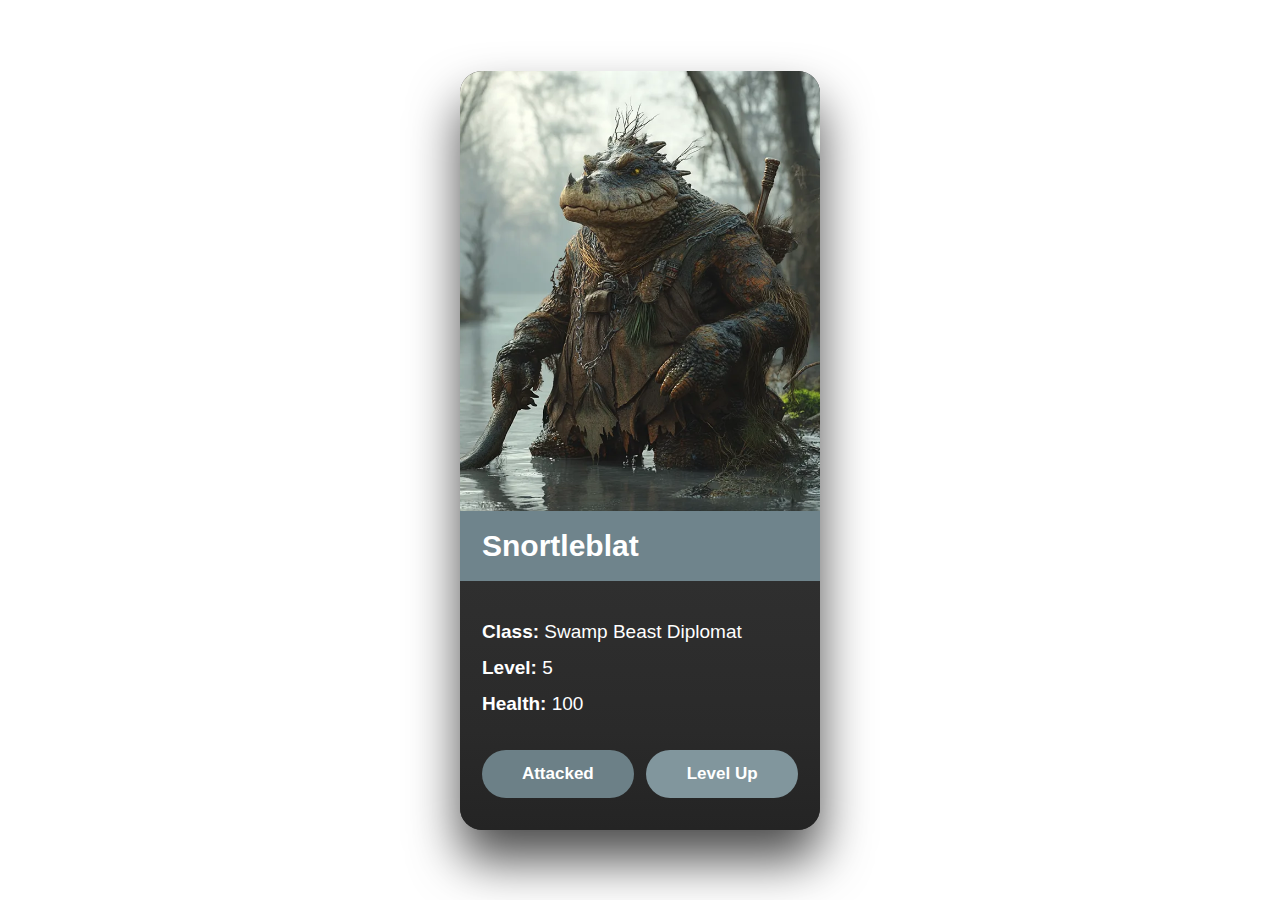
<file: charactercard/index.html>
<!DOCTYPE html>
<html lang="en">
<head>
    <meta charset="UTF-8">
    <title>Snortleblat Character Card</title>
    <meta name="viewport" content="width=device-width, initial-scale=1.0">

    <meta property="og:type" content="website">
    <meta property="og:title" content="Snortleblat - Swamp Beast Diplomat">
    <meta property="og:description" content="Meet Snortleblat, a Level 5 Swamp Beast Diplomat. Attack or level up!">
    <meta property="og:url" content="https://yourwebsite.com/charactercard">
    <meta property="og:image" content="https://yourwebsite.com/images/snortleblat.png">

    <meta name="twitter:card" content="summary_large_image">
    <meta name="twitter:title" content="Snortleblat - Swamp Beast Diplomat">
    <meta name="twitter:description" content="A fantasy character card with interactive attack and level up features.">
    <meta name="twitter:image" content="https://yourwebsite.com/images/snortleblat.png">

    <link rel="icon" href="images/favicon.png">

    <link rel="apple-touch-icon" href="images/apple-touch-icon.png">

    <link rel="stylesheet" href="style.css">
    <script src="script.js"></script>
</head>
<body>

<div class="card">
    <img id="char-image" src="images/snortleblat.png" alt="Snortleblat">

    <div class="name-bar">
        <h1 id="name">Snortleblat</h1>
    </div>

    <div class="card-content">
        <p><strong>Class:</strong> <span id="class">Swamp Beast Diplomat</span></p>
        <p><strong>Level:</strong> <span id="level">5</span></p>
        <p><strong>Health:</strong> <span id="health">100</span></p>

        <div class="buttons">
            <button onclick="character.attacked()">Attacked</button>
            <button onclick="character.levelUp()">Level Up</button>
        </div>
    </div>
</div>

</body>
</html>
</file>
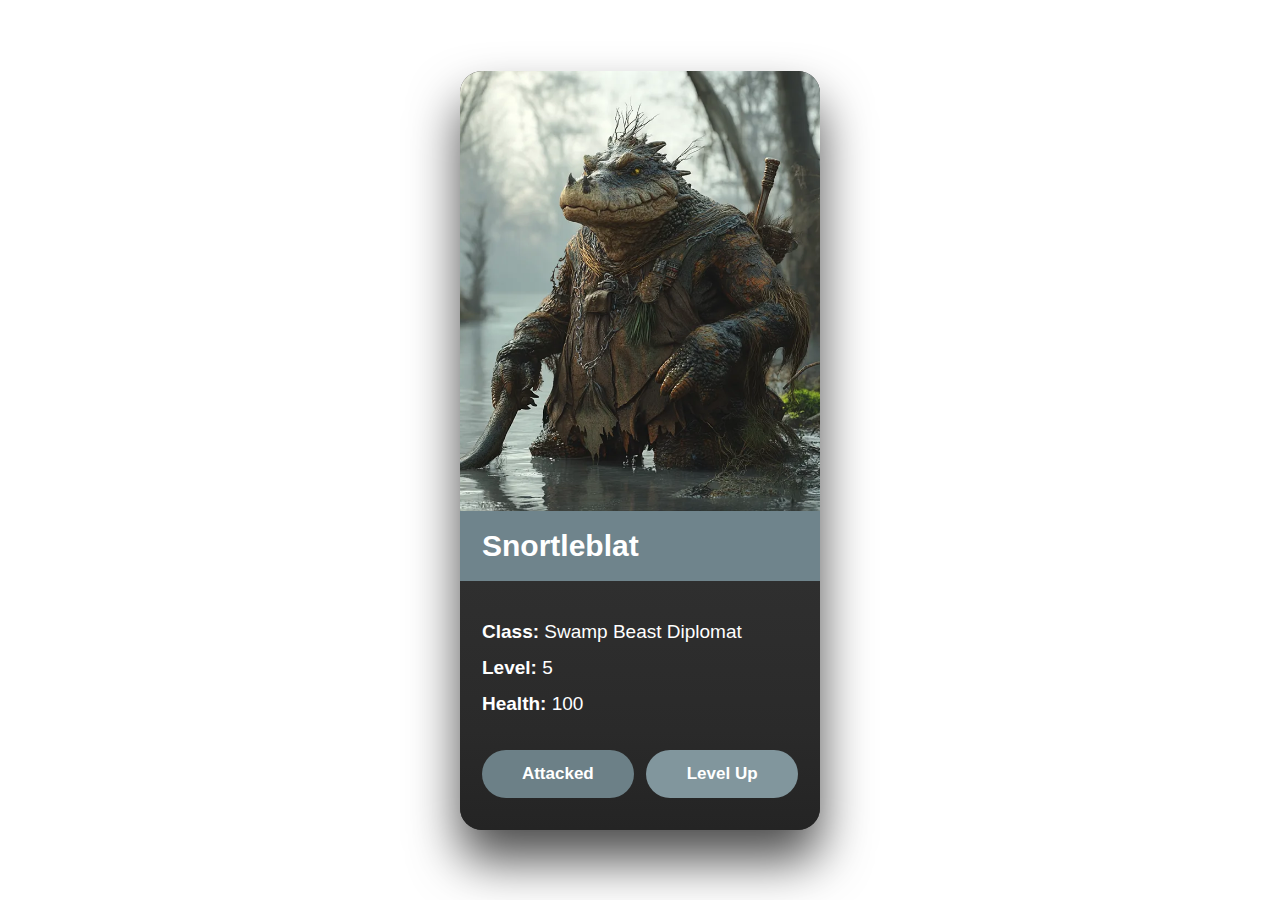
<file: charactercard/charactercard.html>
<!DOCTYPE html>
<html lang="en">
<head>
    <meta charset="UTF-8">
    <title>Character Card</title>
    <meta name="viewport" content="width=device-width, initial-scale=1.0">

    <meta property="og:type" content="website">
    <meta property="og:title" content="Snortleblat - Swamp Beast Diplomat">
    <meta property="og:description" content="Meet Snortleblat, a Level 5 Swamp Beast Diplomat. Attack or level up!">
    <meta property="og:url" content="https://yourwebsite.com/charactercard">
    <meta property="og:image" content="https://yourwebsite.com/images/snortleblat.png">

    <meta name="twitter:card" content="summary_large_image">
    <meta name="twitter:title" content="Snortleblat - Swamp Beast Diplomat">
    <meta name="twitter:description" content="A fantasy character card with interactive attack and level up features.">
    <meta name="twitter:image" content="https://yourwebsite.com/images/snortleblat.png">

    <link rel="icon" href="images/favicon.png">

    <link rel="apple-touch-icon" href="images/apple-touch-icon.png">

    <link rel="stylesheet" href="charactercard.css">
    <script src="charactercard.js"></script>
</head>
<body>

<div class="card">
    <img id="char-image" src="images/snortleblat.png" alt="Snortleblat">

    <div class="name-bar">
        <h1 id="name">Snortleblat</h1>
    </div>

    <div class="card-content">
        <p><strong>Class:</strong> <span id="class">Swamp Beast Diplomat</span></p>
        <p><strong>Level:</strong> <span id="level">5</span></p>
        <p><strong>Health:</strong> <span id="health">100</span></p>

        <div class="buttons">
            <button onclick="character.attacked()">Attacked</button>
            <button onclick="character.levelUp()">Level Up</button>
        </div>
    </div>
</div>

</body>
</html>
</file>
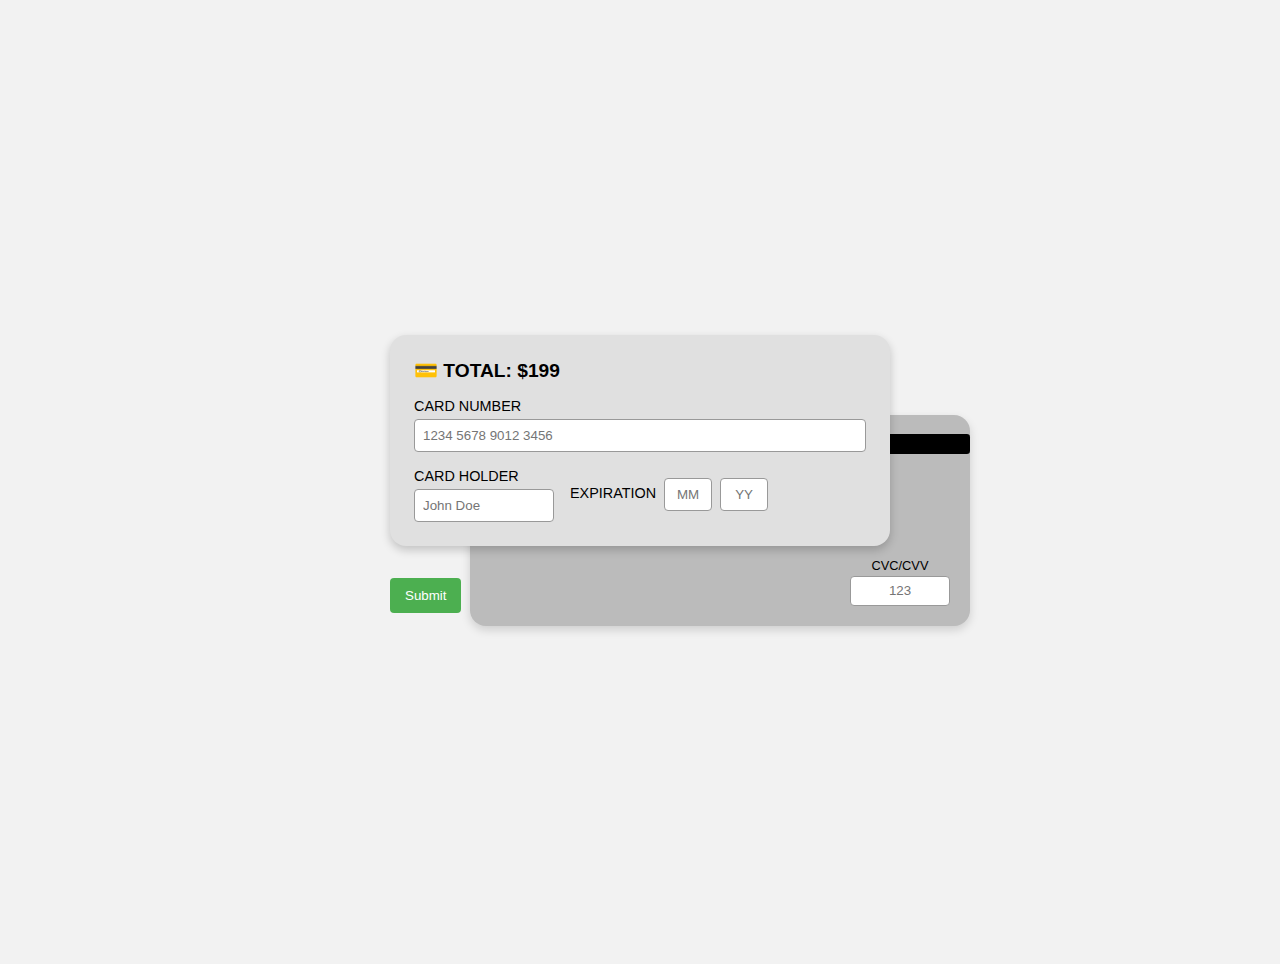
<file: creditcard/creditcard.html>
<!DOCTYPE html>
<html lang="en">
  <head>
    <meta charset="UTF-8" />
    <meta name="viewport" content="width=device-width, initial-scale=1.0" />
    <title>Credit Card Form</title>
    <link rel="icon" href="favicon.png">
    <link rel="stylesheet" href="creditcard.css"/>
    <script src="creditcard.js" defer></script>
  </head>
  <body>
    <main>
      <div class="card-container">
        <form id="cardForm" novalidate>
          <div class="card-front">
            <div class="card-grid">
              <div class="total">💳 TOTAL: $199</div>
              <div class="card-number">
                <label for="cardNumber">CARD NUMBER</label>
                <input type="text" id="cardNumber" name="cardNumber" maxlength="19" placeholder="1234 5678 9012 3456" required>
              </div>
              <div class="card-holder">
                <label for="cardHolder">CARD HOLDER</label>
                <input type="text" id="cardHolder" name="cardHolder" placeholder="John Doe" required>
              </div>
              <div class="expiration" id="cardExpiration">
                <label id="expirationDate">EXPIRATION</label>
                <input type="text" id="month" name="expMonth" placeholder="MM" aria-labelledby="expirationDate" maxlength="2" required>
                <input type="text" id="year" name="expYear" placeholder="YY" aria-labelledby="expirationDate" maxlength="2" required>
              </div>
            </div>
          </div>
        </form>

        <div class="card-back">
          <div class="cvc-box">
            <label for="cvc">CVC/CVV</label>
            <input type="text" id="cvc" name="cvc" maxlength="3" placeholder="123" required>
          </div>
        </div>
      </div>
      <button form="cardForm" type="submit" class="submit-btn">Submit</button>
      <section class="errors" aria-live="polite"></section>
    </main>
  </body>
</html>
</file>
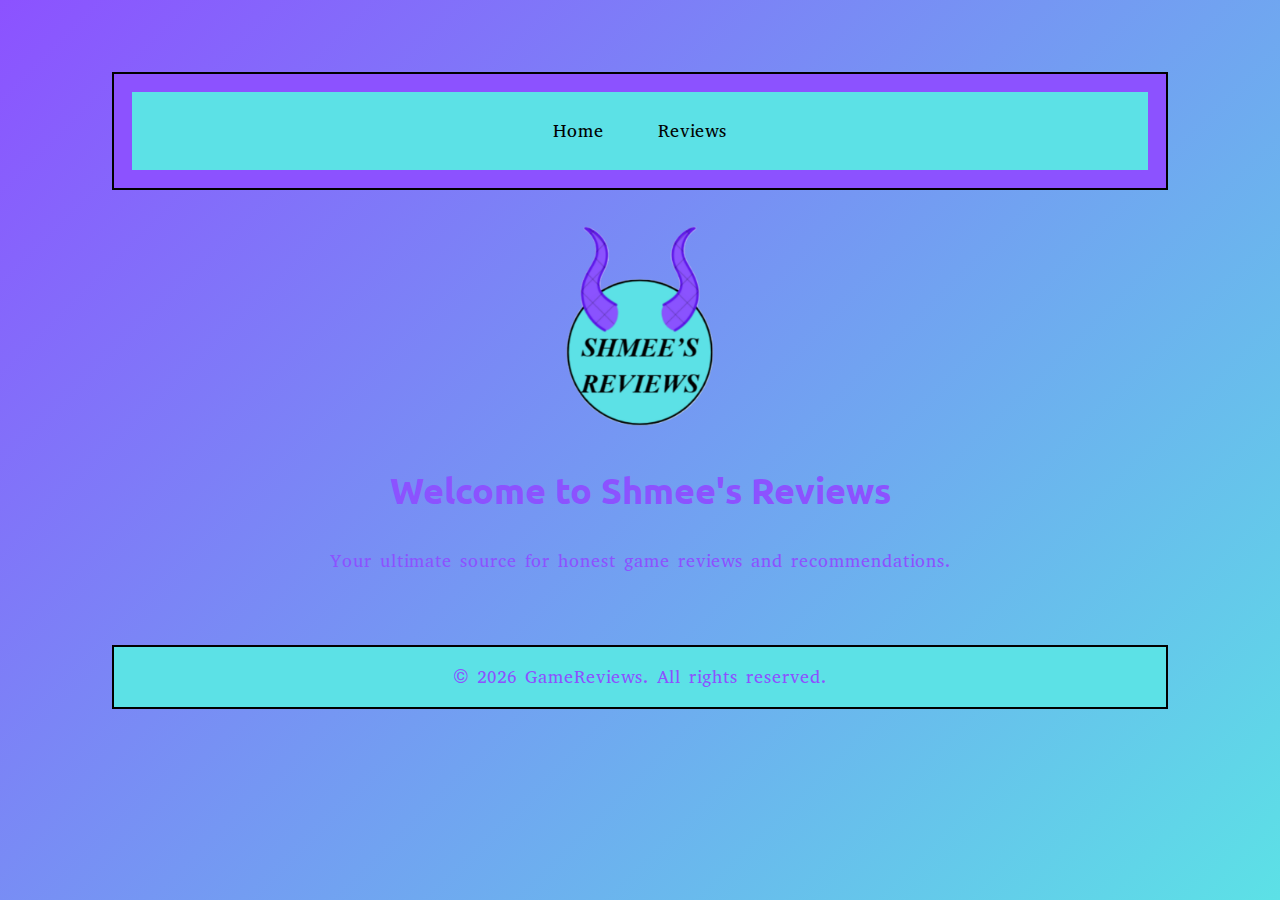
<file: final/final-page-1.html>
<!DOCTYPE html>
<html lang="en">
<head>
  <meta charset="UTF-8">
  <meta name="viewport" content="width=device-width, initial-scale=1.0">
  <title>GameReviews - Home</title>

  <link href="https://fonts.googleapis.com/css2?family=Ubuntu:wght@700&family=Abyssinica+SIL&display=swap" rel="stylesheet">

  <meta property="og:type" content="website">
  <meta property="og:title" content="GameReviews | Home">
  <meta property="og:description" content="Welcome to GameReviews - Your source for game reviews.">
  <meta property="og:url" content="https://yoursiteurl.com">
  <meta property="og:image" content="logo.png">

  <meta name="twitter:card" content="summary_large_image">
  <meta name="twitter:title" content="GameReviews | Home">
  <meta name="twitter:description" content="Welcome to GameReviews - Your source for game reviews.">
  <meta name="twitter:image" content="logo.png">

  <link rel="icon" href="logo.png">

  <link rel="apple-touch-icon" href="logo.png">

  <link rel="stylesheet" href="final-page-1.css">
  <script defer src="final-page-1.js"></script>
</head>

<body>
  <header>
    <nav>
      <button class="hamburger" id="hamburger">☰</button>
      <ul class="nav-links" id="nav-links">
        <li><a href="final-page-1.html">Home</a></li>
        <li><a href="final-page-2.html">Reviews</a></li>
      </ul>
    </nav>
  </header>

  <main>
    <section class="hero">
      <img src="logo.png" alt="Game Reviews Logo">
      <h1>Welcome to Shmee's Reviews</h1>
      <p>Your ultimate source for honest game reviews and recommendations.</p>
    </section>
  </main>

  <footer>
    <p>&copy; 2026 GameReviews. All rights reserved.</p>
  </footer>

</body>
</html>
</file>
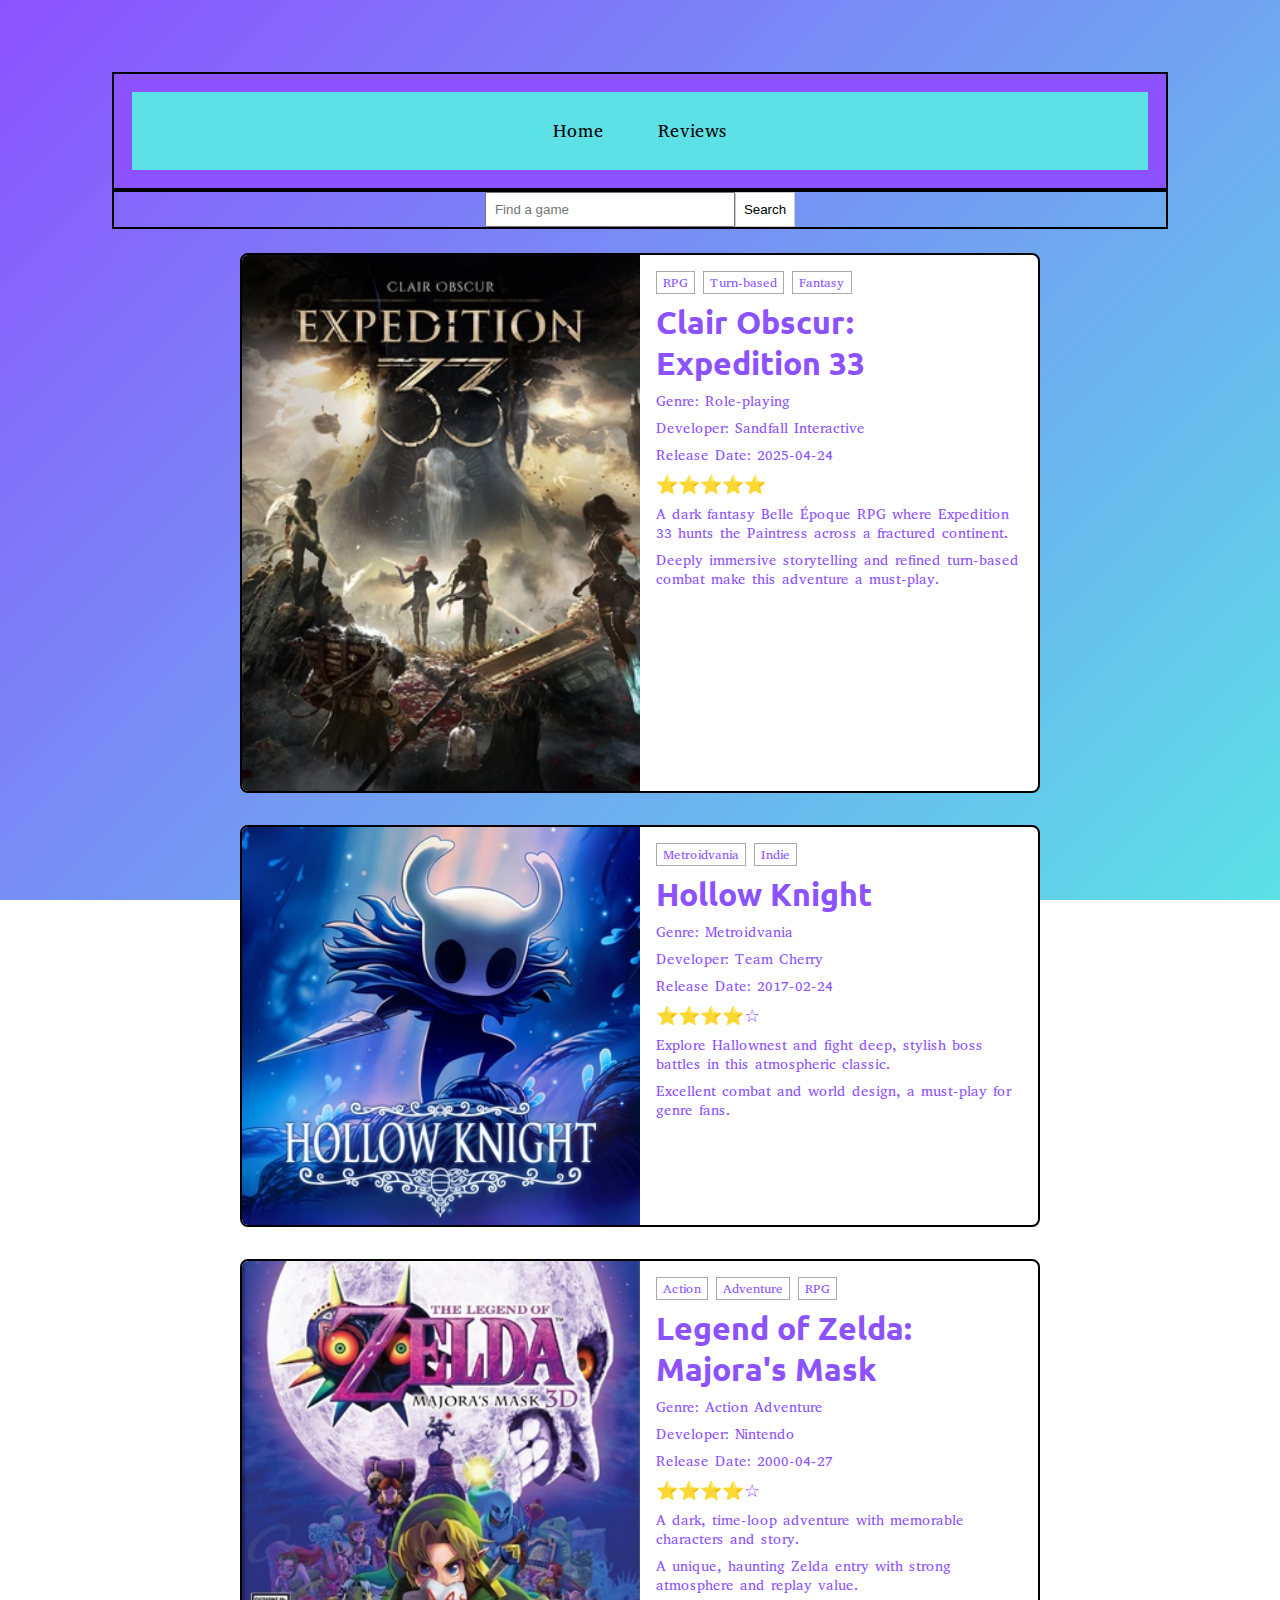
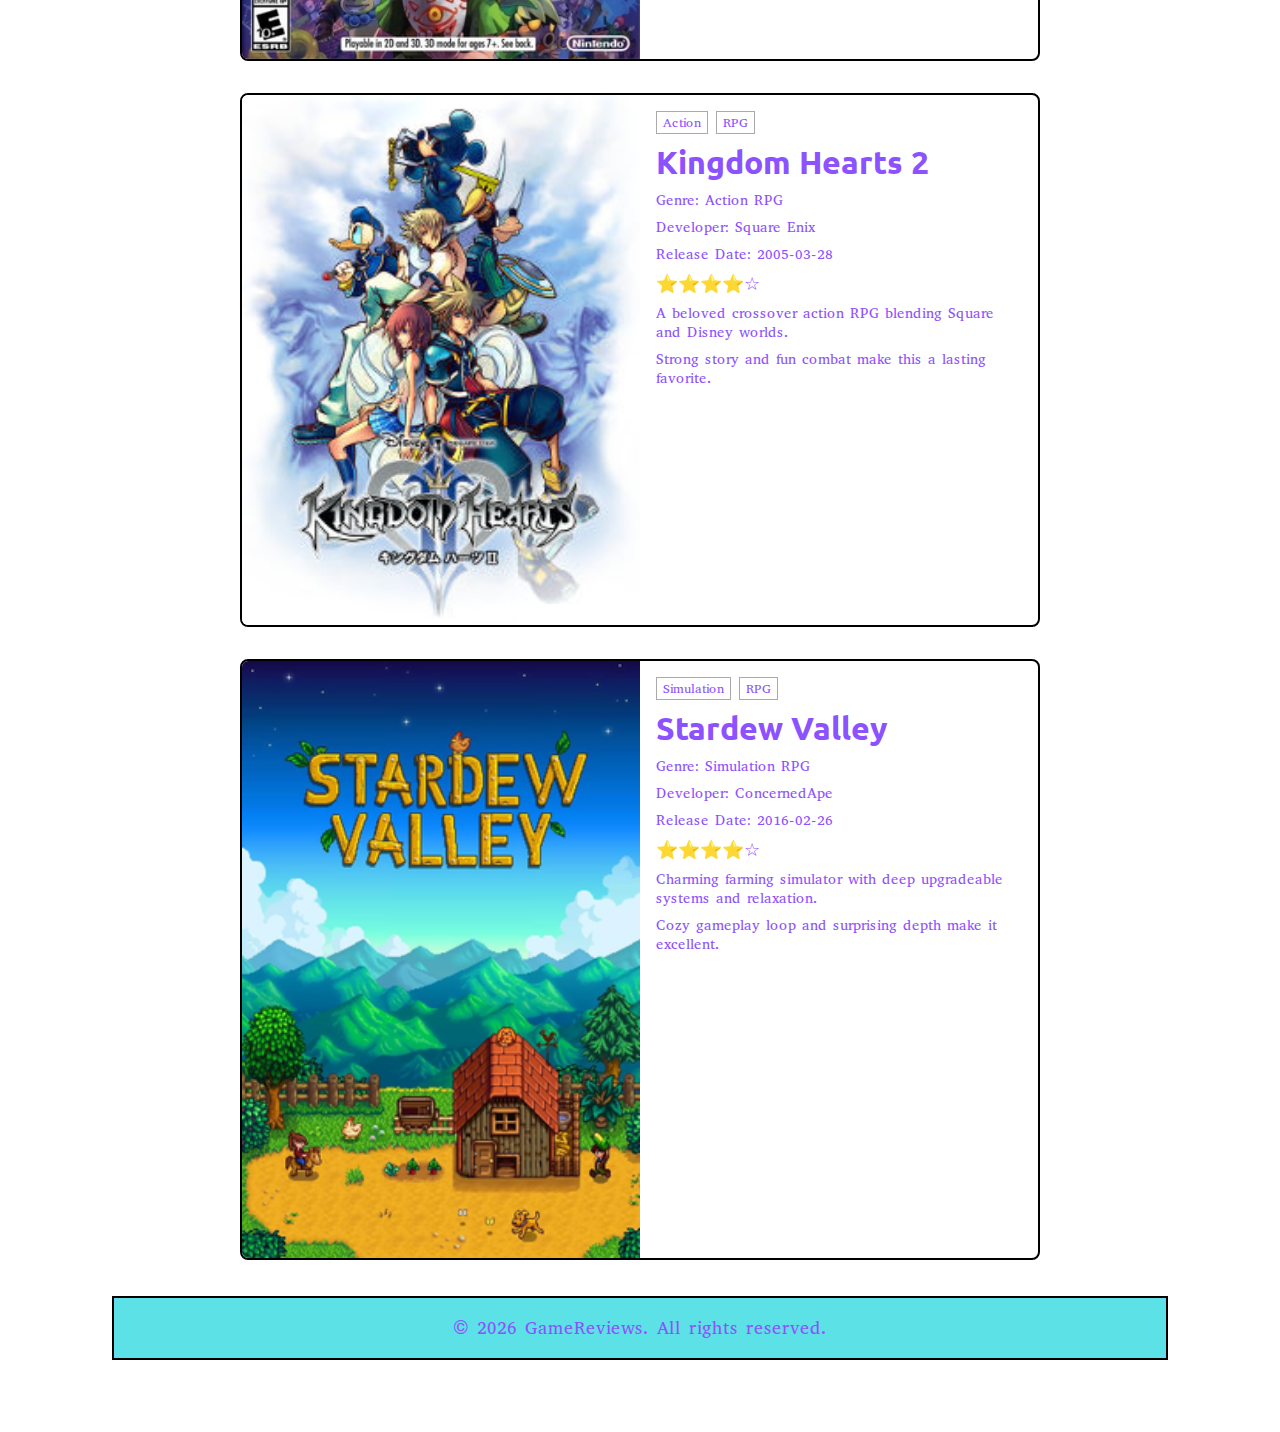
<file: final/final-page-2.html>
<!DOCTYPE html>
<html lang="en">
<head>
  <meta charset="UTF-8">
  <meta name="viewport" content="width=device-width, initial-scale=1.0">
  <title>GameReviews - Reviews</title>

  <link href="https://fonts.googleapis.com/css2?family=Ubuntu:wght@700&family=Abyssinica+SIL&display=swap" rel="stylesheet">

  <meta property="og:type" content="website">
  <meta property="og:title" content="GameReviews | Reviews">
  <meta property="og:description" content="Detailed game reviews with ratings and pictures.">
  <meta property="og:url" content="https://yoursiteurl.com">
  <meta property="og:image" content="logo.png">

  <meta name="twitter:card" content="summary_large_image">
  <meta name="twitter:title" content="GameReviews | Reviews">
  <meta name="twitter:description" content="Detailed game reviews with ratings and pictures.">
  <meta name="twitter:image" content="logo.png">

  <link rel="icon" href="logo.png">

  <link rel="apple-touch-icon" href="logo.png">

  <link rel="stylesheet" href="final-page-2.css">
  <script defer src="final-page-2.js"></script>
</head>

<body>
  <header>
    <nav>
      <button class="hamburger" id="hamburger">☰</button>
      <ul class="nav-links" id="nav-links">
        <li><a href="final-page-1.html">Home</a></li>
        <li><a href="final-page-2.html">Reviews</a></li>
      </ul>
    </nav>
  </header>

  <main>
    <section class="search">
      <input type="text" id="search" placeholder="Find a game">
      <button id="search-btn">Search</button>
    </section>

    <section class="game-container">
    </section>
  </main>

  <footer>
    <p>&copy; 2026 GameReviews. All rights reserved.</p>
  </footer>

</body>
</html>
</file>
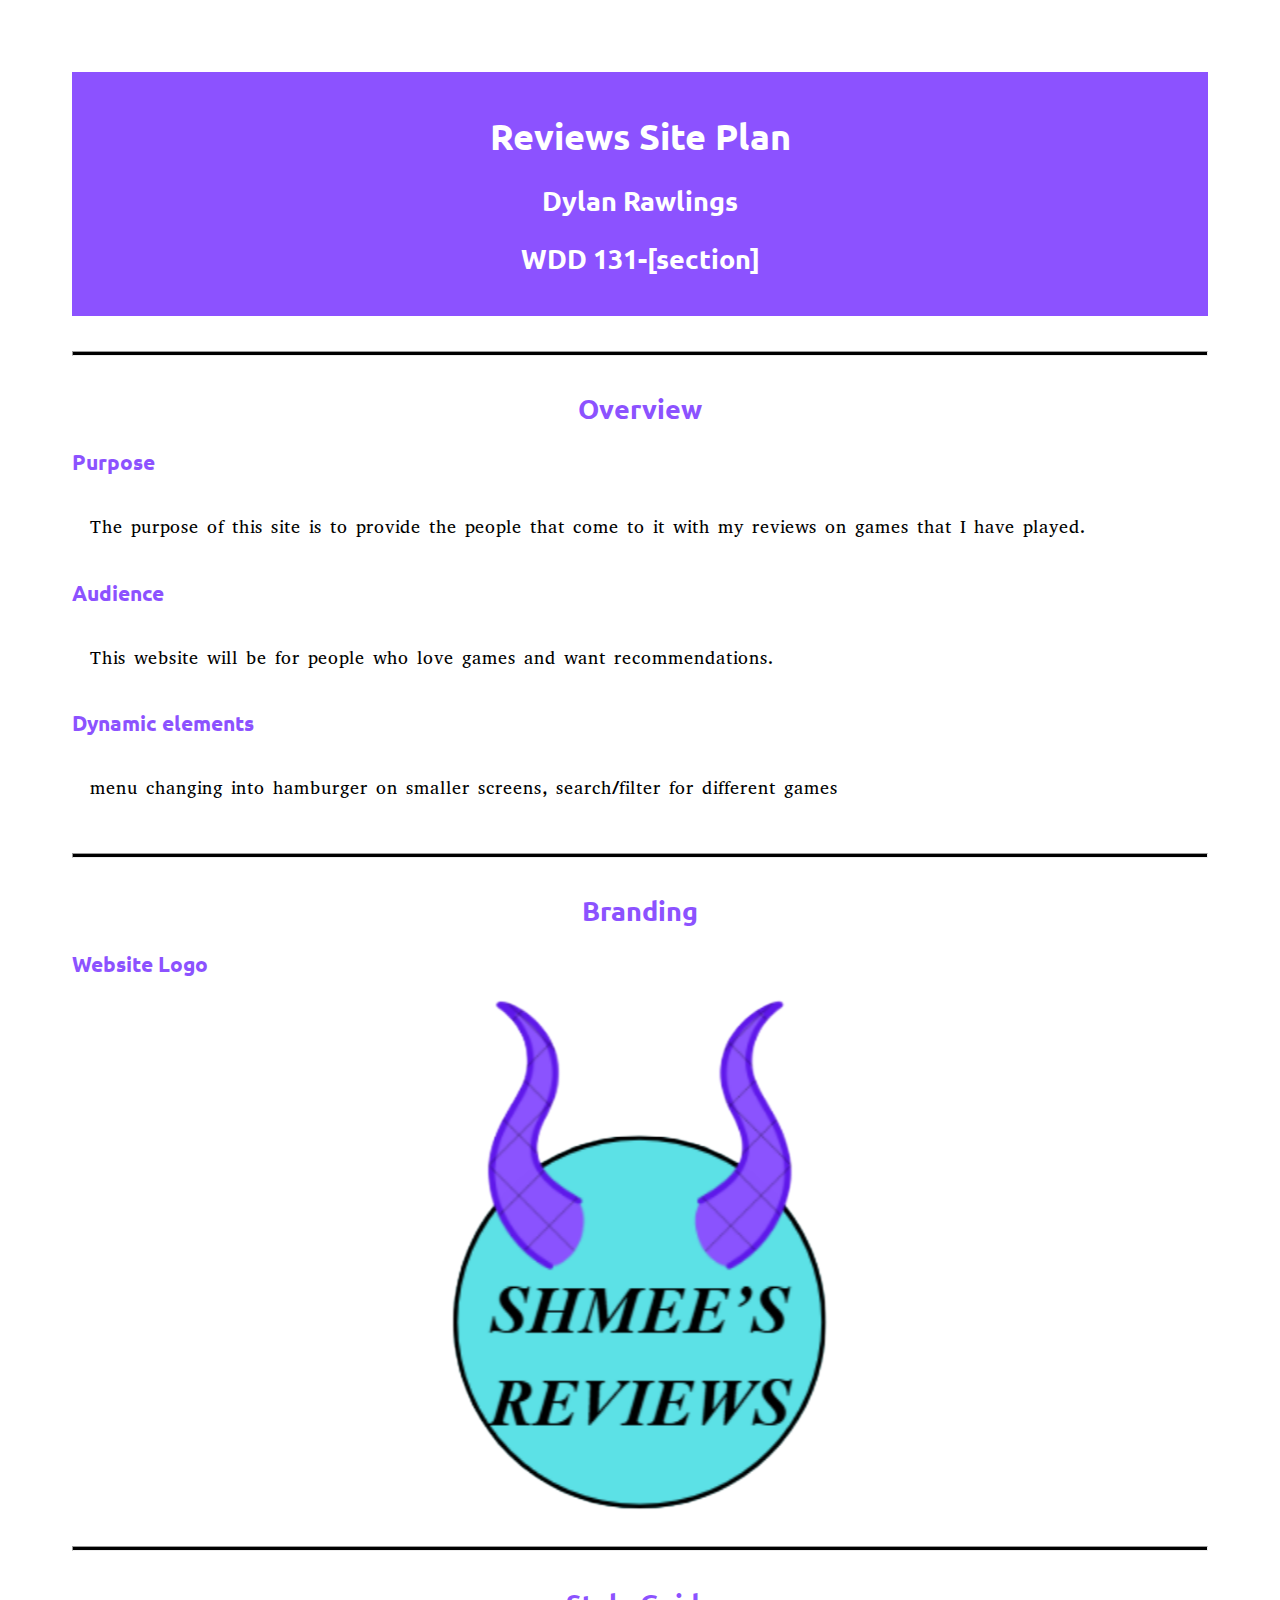
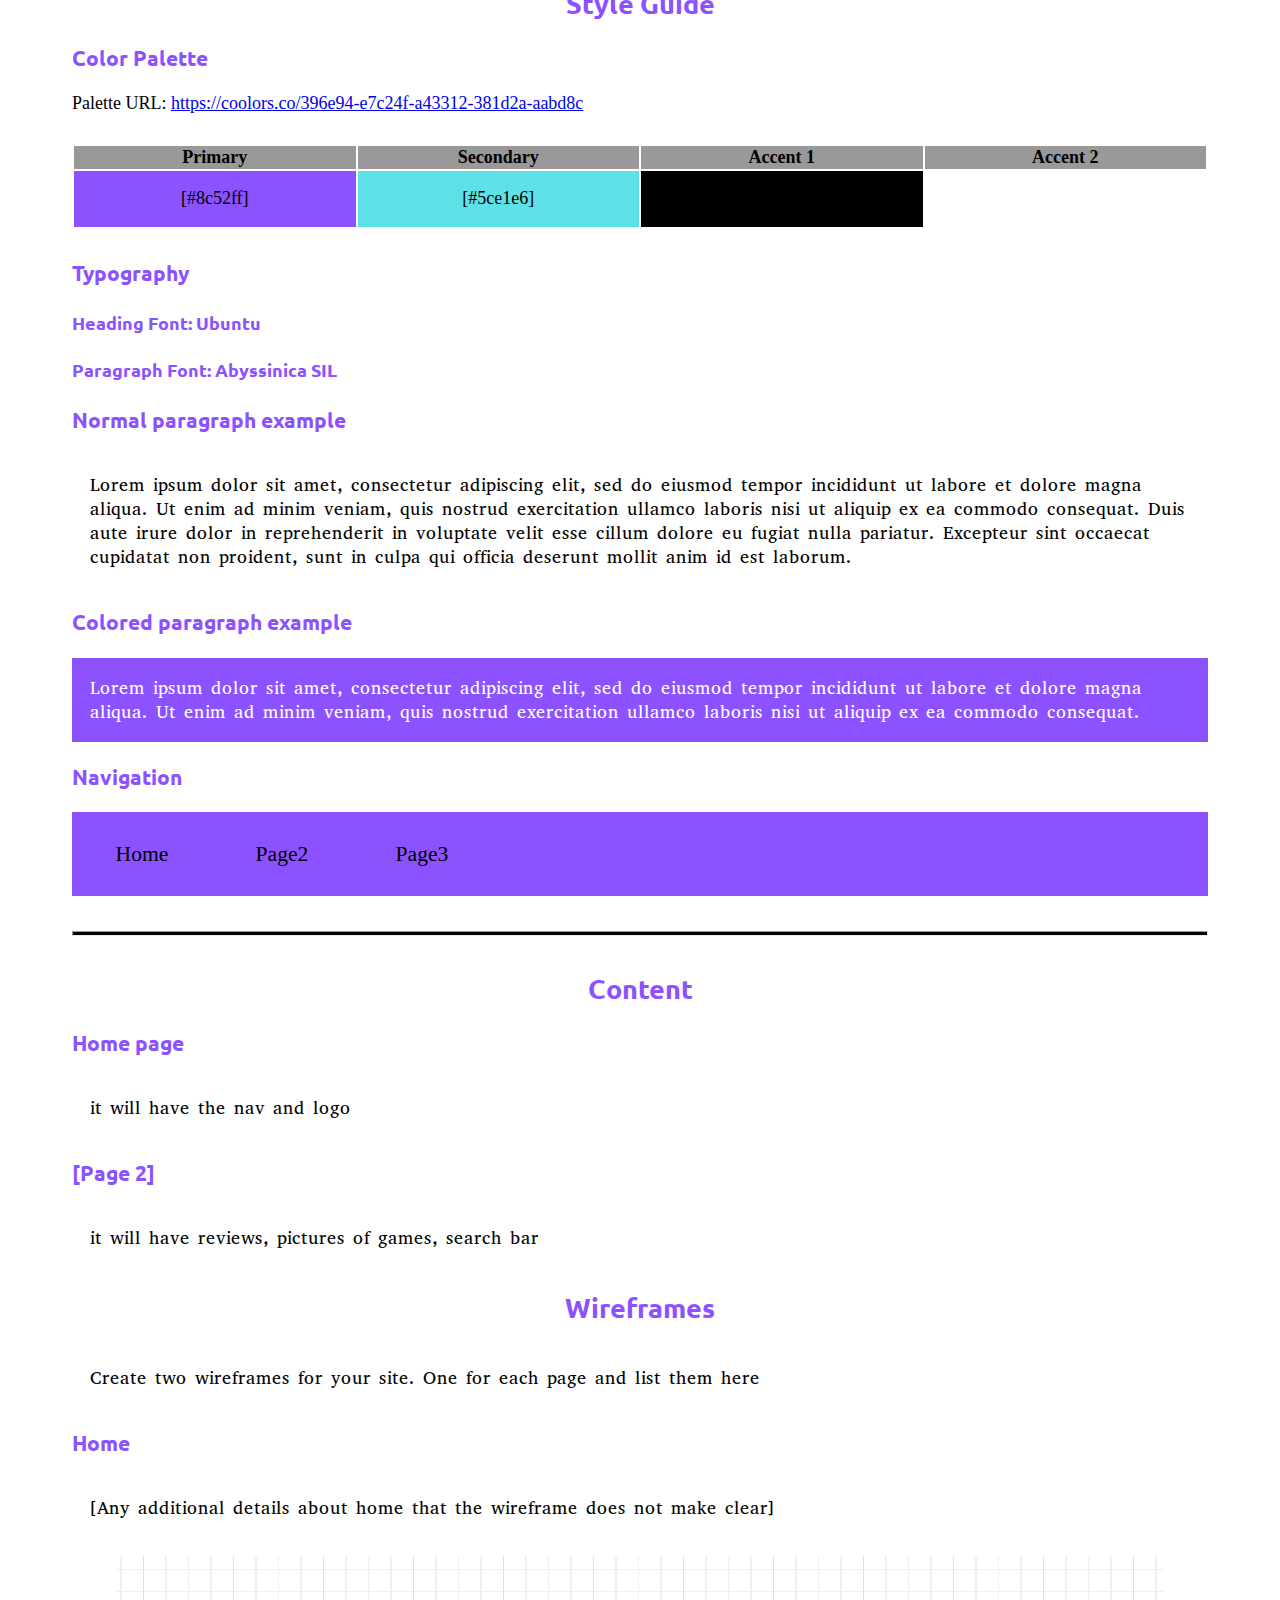
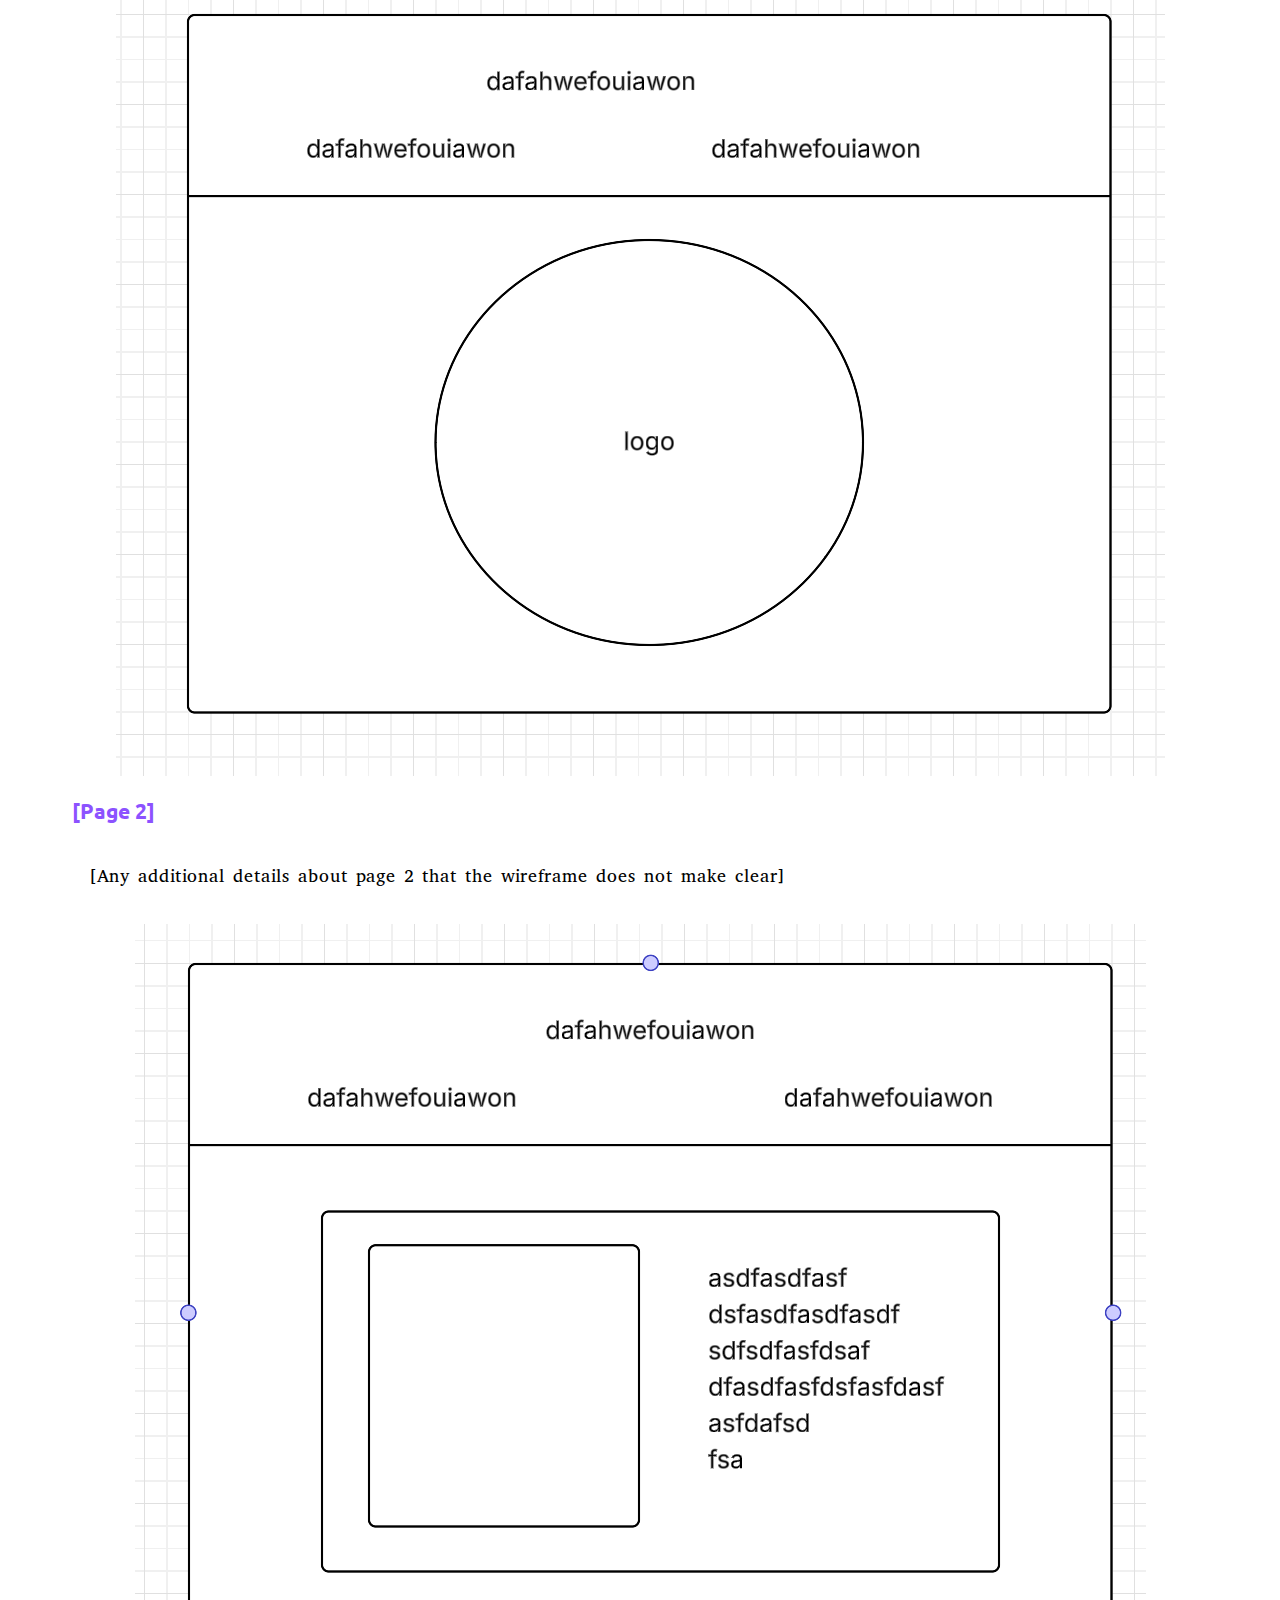
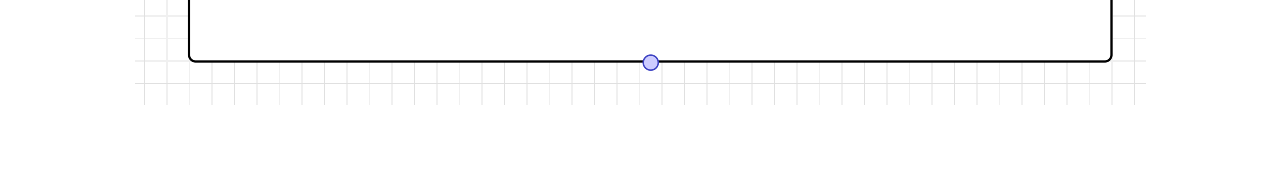
<file: final/site-plan.html>
<!DOCTYPE html>
<html lang="en-us">
	<head>
		<meta charset="utf-8" />
		<title>Site Plan</title>
		<link type="text/css" rel="stylesheet" href="site-plan.css" />
        <link href='https://fonts.googleapis.com/css?family=Abyssinica SIL' rel='stylesheet'>
        <link href='https://fonts.googleapis.com/css?family=Ubuntu' rel='stylesheet'>
    </head>

	<body>
		<header>
			<h1>Reviews Site Plan</h1>
			<h2>Dylan Rawlings</h2>
			<h2>WDD 131-[section]</h2>
			<!-- In the header above, add the name or your site, your name and class number. For example if you are in section 3 you would put WDD 131.03 -->
		</header>
		<main>
			<!-- ------------------------Steps 2-3------------------------------ -->
			<hr />
			<h2>Overview</h2>
			<h3>Purpose</h3>
			<p>The purpose of this site is to provide the people that come to it with my reviews on games that I have played.</p>
			<!-- change this -->

			<h3>Audience</h3>
			<p>This website will be for people who love games and want recommendations.</p>
			<!-- change this -->

			<h3>Dynamic elements</h3>
			<p>menu changing into hamburger on smaller screens, search/filter for different games</p>
			<!-- change this -->

			<hr />
			<h2>Branding</h2>
			<h3>Website Logo</h3>
			<!-- Replace this with some sort of logo for your site.  A logo can be as simple as the name of your site in a nice font :) -->
			<img src="logo.png" alt="Logo image" />
			<hr />
			<h2>Style Guide</h2>

			<!-- ------------------------Steps 4-8------------------------------ -->

			<h3>Color Palette</h3>
			<!--  The colors you choose for a website are one of the most important decisions you will make. Follow the instructions on the activity in iLearn then return and replace the color codes below with the hex color codes (the 6 digit numbers that show at the bottom of each color) for the colors you have chosen below.  You should have at least 2 colors but do not have to fill in all 4 if you do not need them.  -->

			<!-- Copy and paste the URL to your finished palette below Make sure to paste it into both spots -->
			Palette URL:
			<a
				href="https://coolors.co/396e94-e7c24f-a43312-381d2a-aabd8c"
				target="_blank"
				>https://coolors.co/396e94-e7c24f-a43312-381d2a-aabd8c</a
			>

			<table class="colors">
				<tbody>
					<tr>
						<th>Primary</th>
						<th>Secondary</th>
						<th>Accent 1</th>
						<th>Accent 2</th>
					</tr>
					<!-- Replace the numbers in the boxes below with your hex color codes. Then switch to the site-plan.css file and change your colors there as well. -->
					<tr>
						<td class="primary">[#8c52ff]</td>
						<td class="secondary">[#5ce1e6]</td>
						<td class="accent1">[#000000]</td>
						<td class="accent2"></td>
					</tr>
				</tbody>
			</table>

			<!-- ------------------------Step 9------------------------------ -->

			<h3>Typography</h3>
			<!-- Choose a font for your paragraphs (body copy) and headlines. What font(s) have you chosen? Why did you choose what you did?  Make sure to review the list of web safe fonts at W3Schools.org as a starting point.  Think also about which of your colors above you might use for background and font colors. -->

			<h4>
				Heading Font: Ubuntu
				<!-- change this -->
			</h4>
			<h4>
				Paragraph Font: Abyssinica SIL
				<!-- change this -->
			</h4>
			<h3>Normal paragraph example</h3>
			<p>
				Lorem ipsum dolor sit amet, consectetur adipiscing elit, sed do eiusmod
				tempor incididunt ut labore et dolore magna aliqua. Ut enim ad minim
				veniam, quis nostrud exercitation ullamco laboris nisi ut aliquip ex ea
				commodo consequat. Duis aute irure dolor in reprehenderit in voluptate
				velit esse cillum dolore eu fugiat nulla pariatur. Excepteur sint
				occaecat cupidatat non proident, sunt in culpa qui officia deserunt
				mollit anim id est laborum.
			</p>
			<h3>Colored paragraph example</h3>
			<p class="colored">
				Lorem ipsum dolor sit amet, consectetur adipiscing elit, sed do eiusmod
				tempor incididunt ut labore et dolore magna aliqua. Ut enim ad minim
				veniam, quis nostrud exercitation ullamco laboris nisi ut aliquip ex ea
				commodo consequat.
			</p>

			<!-- ------------------------Step 10------------------------------ -->

			<h3>Navigation</h3>
			<!-- Think about how you want your navigation bar to look. In the site-plan.css file change the colors to your colors to get the look you desire. -->
			<nav>
				<a href="#">Home</a>
				<a href="#">Page2</a>
				<a href="#">Page3</a>
			</nav>
			<hr />

			<h2>Content</h2>
			<h3>Home page</h3>
			<p>it will have the nav and logo</p>
			<h3>[Page 2]</h3>
			<p>it will have reviews, pictures of games, search bar</p>
			<h2>Wireframes</h2>
			<p>
				Create two wireframes for your site. One for each page and list them
				here
			</p>

			<h3>Home</h3>
			<p>
				[Any additional details about home that the wireframe does not make
				clear]
			</p>
			<img src="home-page.png" alt="home page wireframe" />

			<h3>[Page 2]</h3>
			<p>
				[Any additional details about page 2 that the wireframe does not make
				clear]
			</p>
			<img src="page-two.png" alt="page 2 wireframe" />
		</main>
	</body>
</html>
</file>
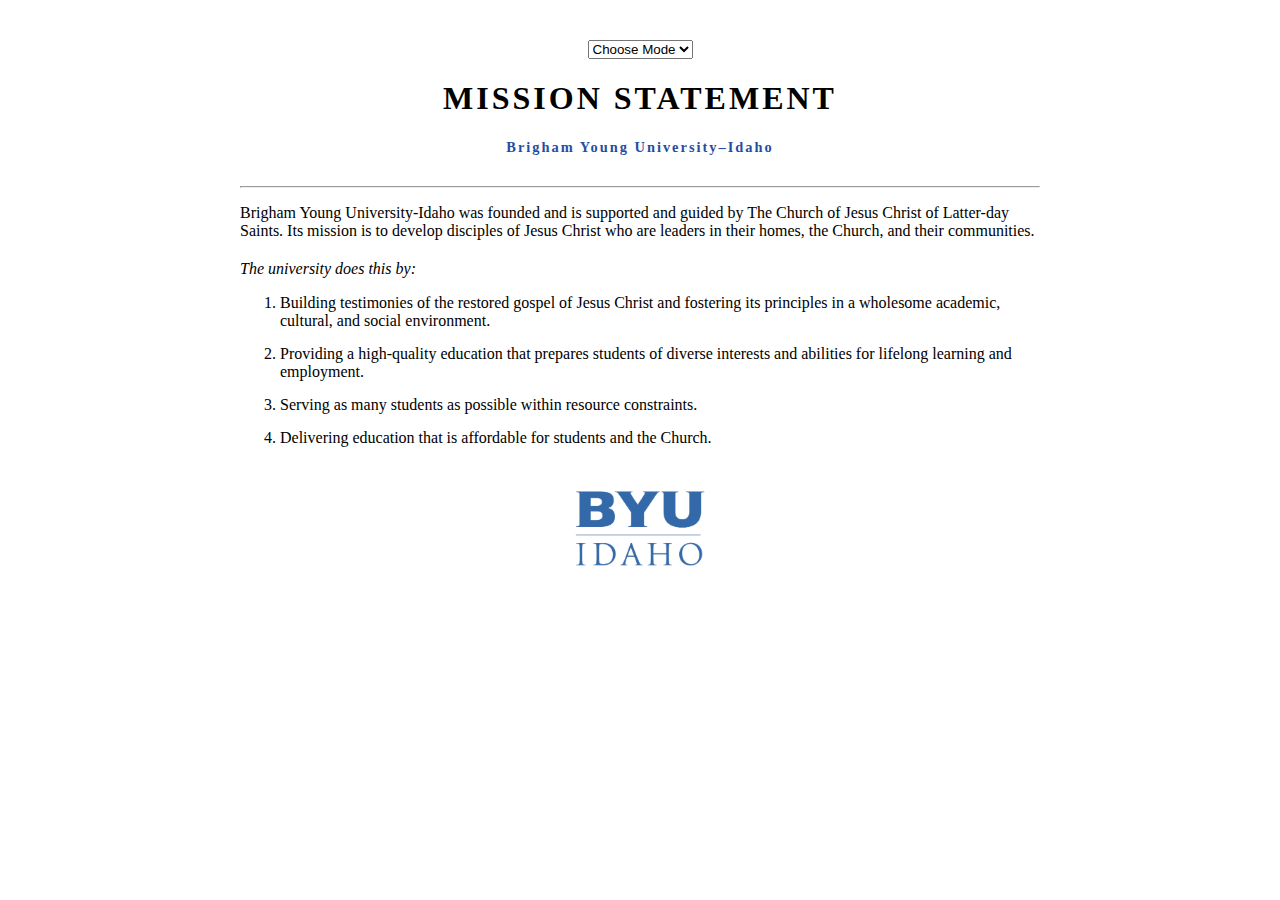
<file: mission/mission.html>
<!DOCTYPE html>
<html lang="en">
<head>
  <meta charset="UTF-8">
  <meta name="viewport" content="width=device-width, initial-scale=1.0">
  <meta name="description" content="Brigham Young University–Idaho Mission Statement">
  <meta name="author" content="Your Name">

  <title>BYU–Idaho Mission Statement</title>

  <link rel="stylesheet" href="mission.css">
  <script src="mission.js" defer></script>
</head>

<body>
  <div class="container">
    
    <select>

        <option>Choose Mode</option>

        <option value="dark">Dark</option>

        <option value="light">Light</option>

    </select>              
                        
    <h1>MISSION STATEMENT</h1>
    <h2>Brigham Young University–Idaho</h2>
    <hr>
    <div class="content">
      <p>
        Brigham Young University-Idaho was founded and is supported and guided by
        The Church of Jesus Christ of Latter-day Saints. Its mission is to
        develop disciples of Jesus Christ who are leaders in their homes, the
        Church, and their communities.
      </p>

      <em>The university does this by:</em>

      <ol>
        <li>
          Building testimonies of the restored gospel of Jesus Christ and
          fostering its principles in a wholesome academic, cultural, and
          social environment.
        </li>
        <li>
          Providing a high-quality education that prepares students of diverse
          interests and abilities for lifelong learning and employment.
        </li>
        <li>
          Serving as many students as possible within resource constraints.
        </li>
        <li>
          Delivering education that is affordable for students and the Church.
        </li>
      </ol>
    </div>

    <div class="logo">
      <img src="byui-logo-blue.webp" alt="BYU–Idaho Logo">
    </div>
  </div>
</body>
</html>
</file>
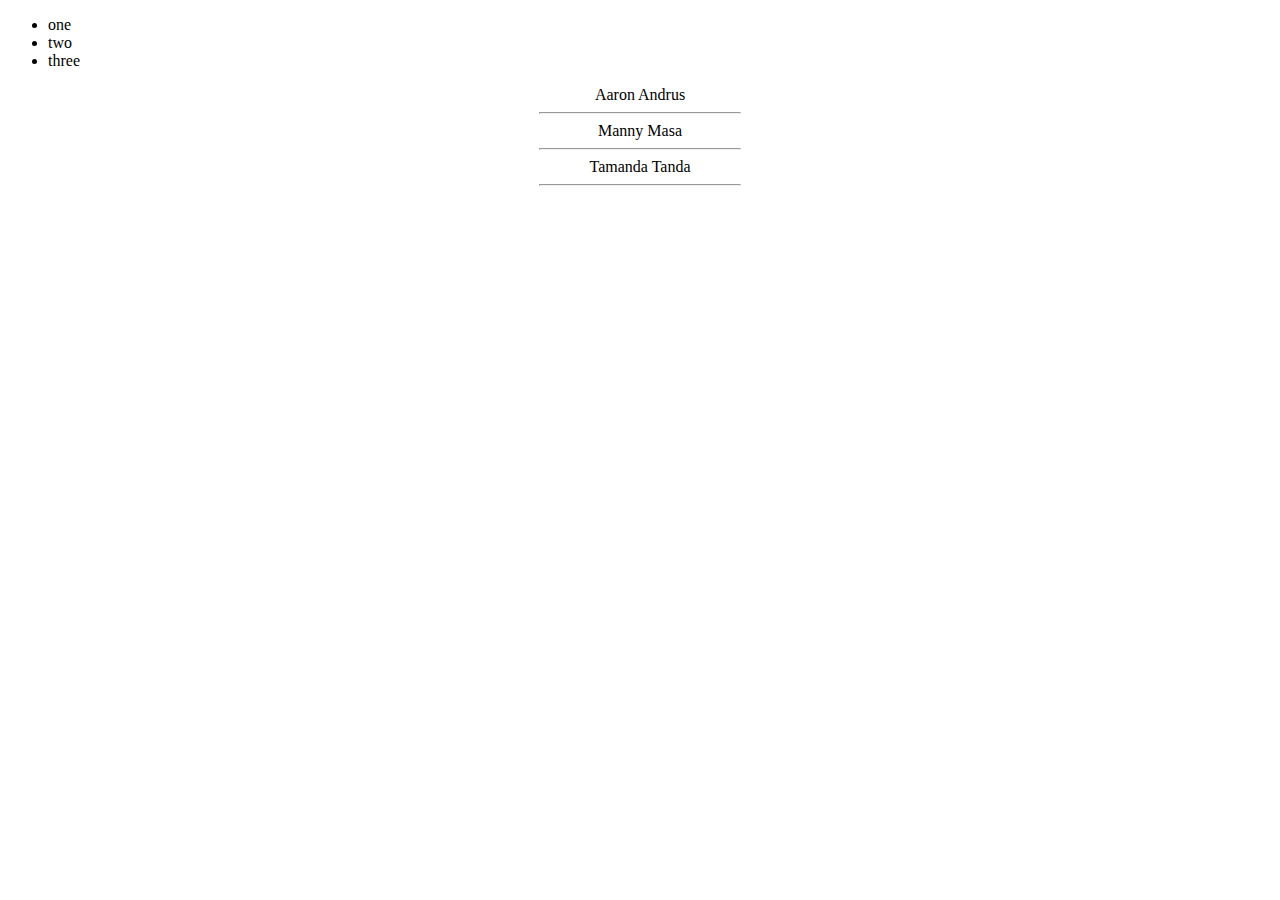
<file: ponder/arrays.html>
<!DOCTYPE html>
<html lang="en">
<head>
    <meta charset="UTF-8">
    <meta name="viewport" content="width=device-width, initial-scale=1.0">
    <title>Array Methods</title>
    <script src="arrays.js" defer></script>
    <style>
        .format {
            text-align: center;
        }
        hr {
            width: 200px;
        }
    </style>
</head>
<body>
    <ul id="myList"></ul>
    <div id="studentContainer"></div>
</body>
</html>
</file>
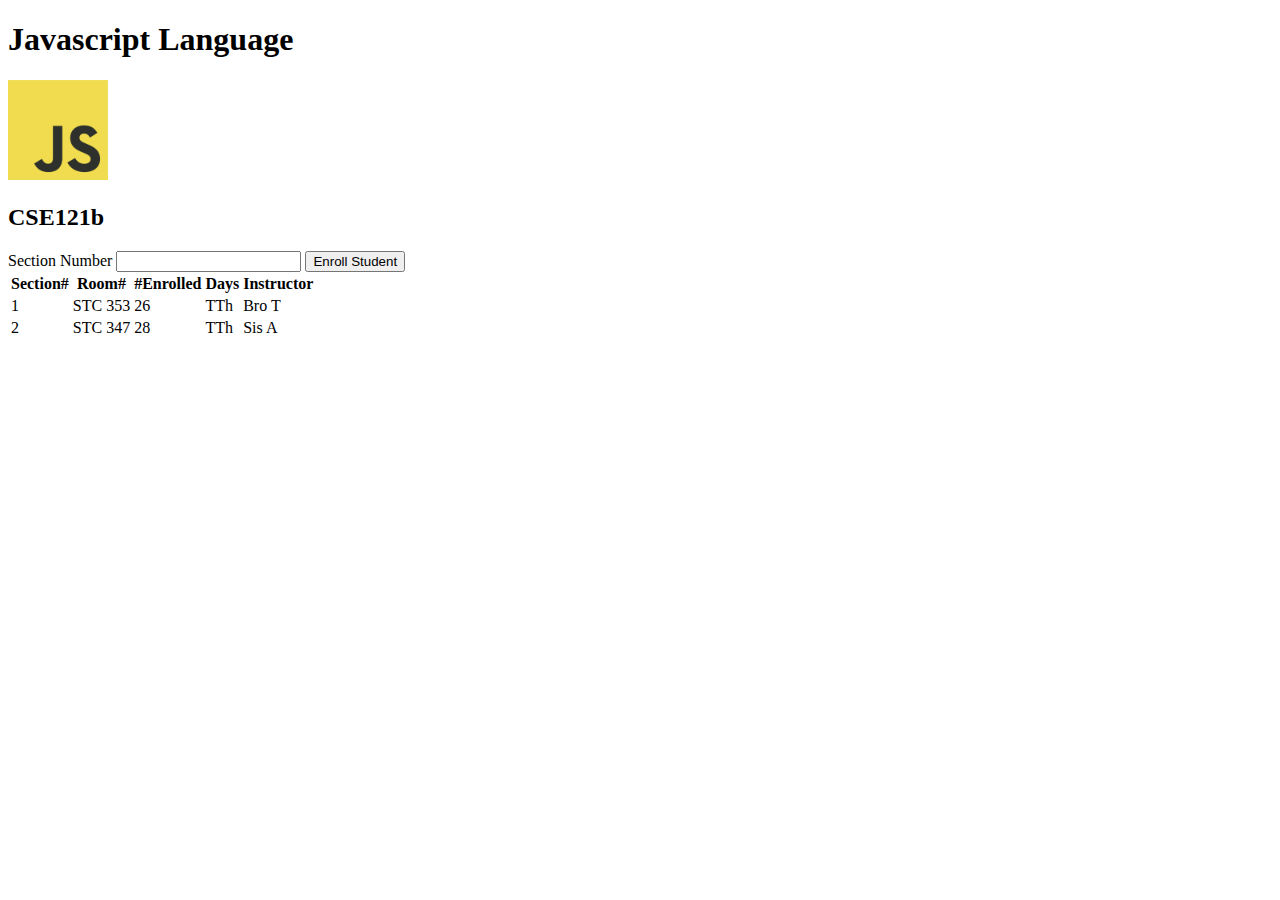
<file: ponder/courses.html>
<!DOCTYPE html>
<html lang="en">
<head>
    <meta charset="UTF-8">
    <meta name="viewport" content="width=device-width, initial-scale=1.0">
    <title>JS Objects</title>
    <script src="courses.js" defer></script>
</head>
<body>    
    <h1 id="courseName"></h1>
    <img>
    <h2 id="courseCode"></h2>
    <label for="sectionNumber">Section Number</label>
    <input id="sectionNumber" />
    <button id="enrollStudent">Enroll Student</button>
    <table>
    <thead>
        <tr>
        <th>Section#</th>
        <th>Room#</th>
        <th>#Enrolled</th>
        <th>Days</th>
        <th>Instructor</th>
        </tr>
    </thead>
    <tbody id="sections"></tbody>
    </table>         
</body>
</html>
</file>
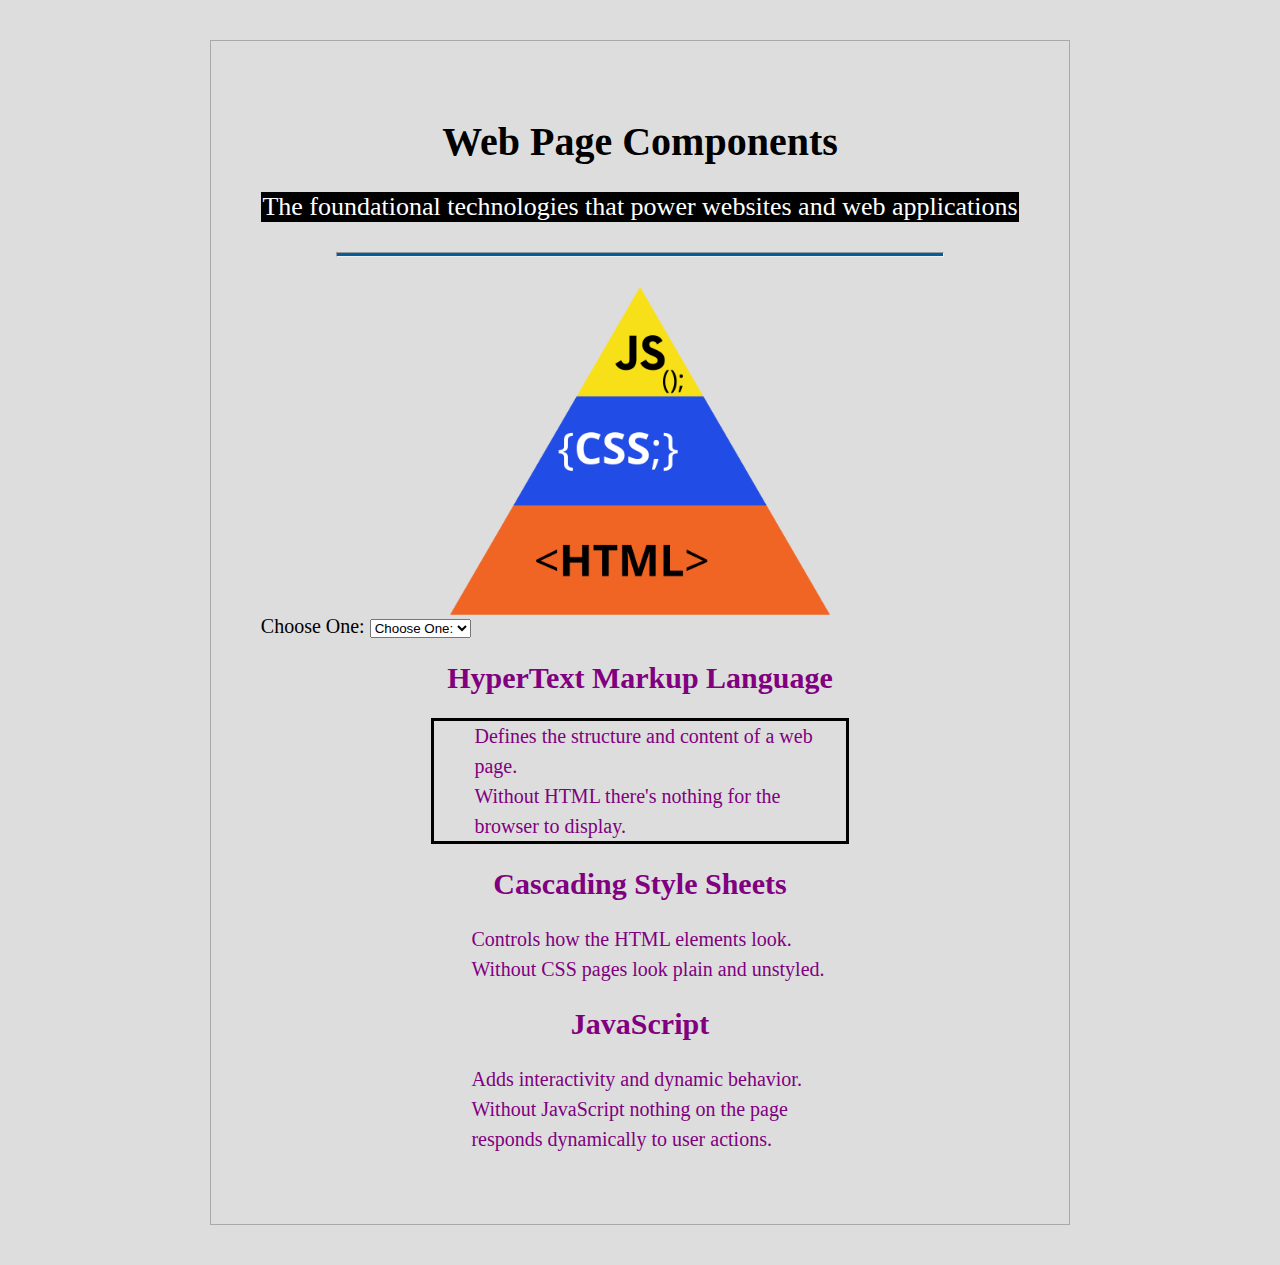
<file: ponder/dom.html>
<!DOCTYPE html>
<html lang="en">
<head>
    <meta charset="UTF-8">
    <meta name="viewport" content="width=device-width, initial-scale=1.0">
    <title>DOM Practice</title>
    <link href="dom.css" rel="stylesheet">
    <script src="dom.js" defer></script>
</head>
<body>
    
    <div id="content">
        <h1>HTML, CSS, and JS</h1>
        
        <p>The foundational technologies that power websites and web applications</p>
        <hr>
        <img src="https://wddbyui.github.io/wdd131/images/trifecta.png" alt="JS, CSS, and HTML logos">
        
        <label for="webdevlist">Choose One:</label>
        <select name="code" id="webdevlist">
            <option>Choose One:</option>
            <option value="html">HTML</option>
            <option value="css">CSS</option>
            <option value="js">JavaScript</option>
        </select>                     
        
        <div id="topics">
            <h2 id="html">HyperText Markup Language</h2>
            <ul class="list">
                <li>Defines the structure and content of a web page.</li>
                <li>Without HTML there's nothing for the browser to display.</li>
            </ul>
            <h2>Cascading Style Sheets</h2>
            <ul class="list">
                <li>Controls how the HTML elements look.</li>
                <li>Without CSS pages look plain and unstyled.</li>
            </ul>
            <h2>JavaScript</h2>
            <ul class="list">
                <li>Adds interactivity and dynamic behavior.</li>
                <li>Without JavaScript nothing on the page responds dynamically to user actions.</li>
            </ul>
        </div>
    </div>
                
</body>
</html>
</file>
<file: charactercard/style.css>
* {
    box-sizing: border-box;
}

body {
    margin: 0;
    height: 100vh;
    display: flex;
    justify-content: center;
    align-items: center;
    font-family: Arial, Helvetica, sans-serif;
}

.card {
    width: 360px;
    border-radius: 22px;
    overflow: hidden;
    background: #2a2a2a;
    box-shadow: 0 30px 50px rgba(0, 0, 0, 0.7);
    color: white;
}

.card img {
    width: 100%;
    height: 440px;
    object-fit: cover;
    display: block;
}

.name-bar {
    background: #6f848c;
    padding: 18px 22px;
}

.name-bar h1 {
    margin: 0;
    font-size: 30px;
    font-weight: 700;
}

.card-content {
    padding: 26px 22px 32px;
    background: linear-gradient(
        to bottom,
        #2f2f2f 0%,
        #2a2a2a 60%,
        #242424 100%
    );
}

.card-content p {
    font-size: 19px;
    margin: 14px 0;
}

.card-content strong {
    font-weight: 700;
}

.buttons {
    display: flex;
    justify-content: space-between;
    margin-top: 35px;
}

button {
    width: 48%;
    padding: 14px 0;
    border-radius: 999px; 
    border: none;
    font-size: 17px;
    font-weight: 700;
    cursor: pointer;
    background: #6c8087;
    color: white;
    transition: all 0.2s ease;
}

button:last-child {
    background: #81969d;
}

button:hover {
    transform: translateY(-2px);
    opacity: 0.95;
}

button:active {
    transform: scale(0.97);
}
</file>
<file: charactercard/charactercard.css>
* {
    box-sizing: border-box;
}

body {
    margin: 0;
    height: 100vh;
    display: flex;
    justify-content: center;
    align-items: center;
    font-family: Arial, Helvetica, sans-serif;
}

.card {
    width: 360px;
    border-radius: 22px;
    overflow: hidden;
    background: #2a2a2a;
    box-shadow: 0 30px 50px rgba(0, 0, 0, 0.7);
    color: white;
}

.card img {
    width: 100%;
    height: 440px;
    object-fit: cover;
    display: block;
}

.name-bar {
    background: #6f848c;
    padding: 18px 22px;
}

.name-bar h1 {
    margin: 0;
    font-size: 30px;
    font-weight: 700;
}

.card-content {
    padding: 26px 22px 32px;
    background: linear-gradient(
        to bottom,
        #2f2f2f 0%,
        #2a2a2a 60%,
        #242424 100%
    );
}

.card-content p {
    font-size: 19px;
    margin: 14px 0;
}

.card-content strong {
    font-weight: 700;
}

.buttons {
    display: flex;
    justify-content: space-between;
    margin-top: 35px;
}

button {
    width: 48%;
    padding: 14px 0;
    border-radius: 999px; 
    border: none;
    font-size: 17px;
    font-weight: 700;
    cursor: pointer;
    background: #6c8087;
    color: white;
    transition: all 0.2s ease;
}

button:last-child {
    background: #81969d;
}

button:hover {
    transform: translateY(-2px);
    opacity: 0.95;
}

button:active {
    transform: scale(0.97);
}
</file>
<file: creditcard/creditcard.css>
body {
  font-family: Arial, sans-serif;
  background: #f2f2f2;
  margin: 0;
  padding: 2rem;
  display: flex;
  justify-content: center;
  align-items: center;
  min-height: 100vh;
}

.card-container {
  position: relative;
  width: 100%;
  max-width: 500px;
}

.card-front {
  position: relative;
  z-index: 10;
  background: #e0e0e0;
  padding: 1.5rem;
  border-radius: 1rem;
  box-shadow: 0 4px 10px rgba(0,0,0,0.2);
}

.card-grid {
  display: grid;
  grid-template-columns: 1fr 1fr 1fr;
  grid-template-rows: auto auto auto;
  gap: 1rem;
  grid-template-areas: 
    "total total total"
    "number number number"
    "holder expiration expiration";
}

.total {
  grid-area: total;
  font-weight: bold;
  font-size: 1.2rem;
}

.card-number { grid-area: number; }
.card-holder { grid-area: holder; }
.expiration { grid-area: expiration; display:flex; gap:0.5rem; align-items: center; }

label {
  display: block;
  font-size: 0.9rem;
  margin-bottom: 0.3rem;
}

input {
  width: 100%;
  padding: 0.5rem;
  border: 1px solid #999;
  border-radius: 4px;
  box-sizing: border-box;
}

.errors {
  margin-top: 1rem;
  color: red;
  white-space: pre-line;
}

.expiration input {
  width: 3rem;
  text-align: center;
}

.card-back {
  position: absolute;
  top: auto;
  bottom: -80px;
  right: -80px;
  left: auto;
  width: 100%;
  height: 100%;
  background: #bbb;
  border-radius: 1rem;
  z-index: 1;
  box-sizing: border-box;
  box-shadow: 0 4px 10px rgba(0,0,0,0.15);
}

.card-back::before {
  content: '';
  position: absolute;
  top: 1.2rem;
  left: 0;
  right: 0;
  height: 1.2rem;
  background: #000;
  border-radius: 0.2rem;
}

.cvc-box {
  position: absolute;
  bottom: 20px;
  right: 20px;
  width: 100px;
  text-align: center;
  z-index: 5;
}

.cvc-box label {
  font-size: 0.8rem;
  margin-bottom: 0.2rem;
  display: block;
}

.cvc-box input {
  width: 100%;
  padding: 0.4rem;
  text-align: center;
}

button {
  background-color: #4caf50;
  color: white;
  padding: 10px 15px;
  border: none;
  border-radius: 4px;
  cursor: pointer;
}

button:hover {
  background-color: #45a049;
}

.submit-btn {
  margin-top: 2rem;
}

@media (max-width: 480px) {
  .card-grid {
    grid-template-columns: 1fr;
    grid-template-areas:
      "total"
      "number"
      "holder"
      "expiration";
  }
  .expiration { flex-direction: column; gap: 0.2rem; }
  .expiration input { width: 100%; }
}
</file>
<file: final/final-page-1.css>
@import url('https://fonts.googleapis.com/css2?family=Ubuntu:wght@700&family=Abyssinica+SIL&display=swap');

:root {
  --primary-color: #8c52ff;
  --secondary-color: #5ce1e6;
  --accent1-color: #000000;
  --accent2-color: white;

  --heading-font: 'Ubuntu', sans-serif;
  --paragraph-font: 'Abyssinica SIL', serif;

  --headline-color-on-white: var(--primary-color);
  --headline-color-on-color: white;
  --paragraph-color-on-white: var(--primary-color);
  --paragraph-color-on-color: white;
  --paragraph-background-color: var(--primary-color);
  --nav-link-color: #000000;
  --nav-background-color: var(--secondary-color);
  --nav-hover-link-color: white;
  --nav-hover-background-color: var(--primary-color);
}

* {
  box-sizing: border-box;
  margin: 0;
  padding: 0;
}

html, body {
  min-height: 100vh;
}

body {
  font-family: var(--paragraph-font);
  background: linear-gradient(135deg, var(--primary-color) 0%, var(--secondary-color) 100%);
  background-attachment: fixed;
  color: var(--paragraph-color-on-color);
  font-size: 18px;
}

header {
  background-color: var(--paragraph-background-color);
  color: var(--paragraph-color-on-color);
  padding: 1em;
  border: 2px solid black;
}

nav {
  background-color: var(--nav-background-color);
  padding: 1em;
  position: relative;
}

.hamburger {
  display: block;
  background: none;
  border: none;
  font-size: 1.5em;
  cursor: pointer;
  color: var(--nav-link-color);
}

.nav-links {
  list-style: none;
  display: none;
  flex-direction: column;
  position: absolute;
  top: 100%;
  left: 0;
  width: 100%;
  background-color: var(--nav-background-color);
  padding: 1em 0;
}

.nav-links li {
  margin: 0.5em 0;
}

.nav-links a {
  color: var(--nav-link-color);
  text-decoration: none;
  padding: 0.5em;
  display: block;
}

.nav-links a:hover {
  background-color: var(--nav-hover-background-color);
  color: var(--nav-hover-link-color);
}

.nav-links.open {
  display: flex;
}

.hero {
  text-align: center;
  padding: 2em;
}

.hero img {
  width: 200px;
  height: auto;
}

.hero h1 {
  font-family: var(--heading-font);
  color: var(--headline-color-on-white);
  margin: 1em 0;
}

.hero p {
  font-family: var(--paragraph-font);
  color: var(--paragraph-color-on-white);
}

footer {
  text-align: center;
  padding: 1em;
  background-color: var(--secondary-color);
  color: var(--primary-color);
  margin-top: 2em;
  border: 2px solid black;
}

/* Tablet and larger */
@media (min-width: 768px) {
  body {
    max-width: 1200px;
    margin: 0 auto;
    padding: 4em;
  }

  nav {
    display: flex;
    justify-content: center;
  }

  .hamburger {
    display: none;
  }

  .nav-links {
    display: flex;
    flex-direction: row;
    position: static;
    width: auto;
    padding: 0;
    background: none;
  }

  .nav-links li {
    margin: 0 1em;
  }

  .nav-links a {
    padding: 0.5em;
  }
}
</file>
<file: final/final-page-2.css>
@import url('https://fonts.googleapis.com/css2?family=Ubuntu:wght@700&family=Abyssinica+SIL&display=swap');

:root {
  --primary-color: #8c52ff;
  --secondary-color: #5ce1e6;
  --accent1-color: #000000;
  --accent2-color: white;

  --heading-font: 'Ubuntu', sans-serif;
  --paragraph-font: 'Abyssinica SIL', serif;

  --headline-color-on-white: var(--primary-color);
  --headline-color-on-color: white;
  --paragraph-color-on-white: var(--primary-color);
  --paragraph-color-on-color: white;
  --paragraph-background-color: var(--primary-color);
  --nav-link-color: #000000;
  --nav-background-color: var(--secondary-color);
  --nav-hover-link-color: white;
  --nav-hover-background-color: var(--primary-color);
}

* {
  box-sizing: border-box;
  margin: 0;
  padding: 0;
}

html, body {
  min-height: 100vh;
}

body {
  font-family: var(--paragraph-font);
  background: linear-gradient(135deg, var(--primary-color) 0%, var(--secondary-color) 100%);
  background-attachment: fixed;
  color: var(--paragraph-color-on-color);
  font-size: 18px;
}

header {
  background-color: var(--paragraph-background-color);
  color: var(--paragraph-color-on-color);
  padding: 1em;
  border: 2px solid black;
}

nav {
  background-color: var(--nav-background-color);
  padding: 1em;
  position: relative;
}

.hamburger {
  display: block;
  background: none;
  border: none;
  font-size: 1.5em;
  cursor: pointer;
  color: var(--nav-link-color);
}

.nav-links {
  list-style: none;
  display: none;
  flex-direction: column;
  position: absolute;
  top: 100%;
  left: 0;
  width: 100%;
  background-color: var(--nav-background-color);
  padding: 1em 0;
}

.nav-links li {
  margin: 0.5em 0;
}

.nav-links a {
  color: var(--nav-link-color);
  text-decoration: none;
  padding: 0.5em;
  display: block;
}

.nav-links a:hover {
  background-color: var(--nav-hover-background-color);
  color: var(--nav-hover-link-color);
}

.nav-links.open {
  display: flex;
}

.search {
  display: flex;
  justify-content: center;
  margin-bottom: 1.5rem;
  border: 2px solid black;
}

.search input {
  padding: .5rem;
  width: 250px;
}

.search button {
  padding: .5rem;
  border: 1px solid #ccc;
  background: white;
  cursor: pointer;
}

.game-container {
  display: flex;
  justify-content: center;
  flex-wrap: wrap;
  gap: 2rem;
}

.game-card {
  display: flex;
  flex-direction: column;
  background: white;
  border: 2px solid black;
  border-radius: 8px;
  overflow: hidden;
  max-width: 350px;
}

.game-card img {
  width: 100%;
}

.game-content {
  padding: 1rem;
  color: var(--paragraph-color-on-white);
}

.tags-container {
  display: flex;
  gap: 0.5rem;
  flex-wrap: wrap;
  margin-bottom: 0.5rem;
}

.tag {
  display: inline-block;
  border: 1px solid #aaa;
  padding: 2px 6px;
  font-size: .8rem;
}

.game-content h2 {
  font-family: var(--heading-font);
  font-size: 2rem;
  margin: .5rem 0;
  color: var(--headline-color-on-white);
}

.rating {
  display: block;
  margin-bottom: .5rem;
}

.genre, .developer, .release {
  font-size: .9rem;
  margin-bottom: .5rem;
}

.description {
  font-size: .9rem;
  margin-bottom: .5rem;
}

.review {
  font-size: .9rem;
}

footer {
  text-align: center;
  padding: 1em;
  background-color: var(--secondary-color);
  color: var(--primary-color);
  margin-top: 2em;
  border: 2px solid black;
}

/* Tablet and larger */
@media (min-width: 768px) {
  body {
    max-width: 1200px;
    margin: 0 auto;
    padding: 4em;
  }

  nav {
    display: flex;
    justify-content: center;
  }

  .hamburger {
    display: none;
  }

  .nav-links {
    display: flex;
    flex-direction: row;
    position: static;
    width: auto;
    padding: 0;
    background: none;
  }

  .nav-links li {
    margin: 0 1em;
  }

  .nav-links a {
    padding: 0.5em;
  }

  .game-card {
    flex-direction: row;
    width: 800px;
    max-width: 800px;
    border: 2px solid black;
  }

  .game-card img {
    width: 50%;
  }

  .game-content {
    width: 50%;
  }

  .description {
    display: block;
  }
}
</file>
<file: final/site-plan.css>
/* if you are using any Google fonts change the font names below to your fonts. 
Any spaces in your font name should be replaced with a +. 
Fonts are separated by a | */
@import url("https://fonts.googleapis.com/css?family=IM+Fell+French+Canon+SC|Lato");

:root {
  /* change the values below to your colors from your palette */
  --primary-color: #8c52ff;
  --secondary-color: #5ce1e6;
  --accent1-color: #000000;
  --accent2-color: white;

  /* change the values below to your chosen font(s) */
  --heading-font: "Ubuntu", Helvetica, sans-serif  ;
  --paragraph-font: "Abyssinica SIL", Helvetica, sans-serif;

  /* these colors below should be chosen from among your palette colors above */
  --headline-color-on-white: var(
    --primary-color
  ); /* headlines on a white background */
  --headline-color-on-color: white; /* headlines on a colored background */
  --paragraph-color-on-white: var(
    --primary-color
  ); /* paragraph text on a white background */
  --paragraph-color-on-color: white; /* paragraph text on a colored background */
  --paragraph-background-color: var(--primary-color);
  --nav-link-color: #00000;
  --nav-background-color: var(--secondary-color);
  --nav-hover-link-color: white;
  --nav-hover-background-color: var(--primary-color);
}

/*  Look around below...but DON'T CHANGE ANYTHING! */

body {
  max-width: 1200px;
  margin: 0 auto;
  padding: 4em;
  font-size: 18px;
}
img {
  display: block;
  margin: 0 auto;
}
h1,
h2,
h3,
h4,
h5,
h6 {
  font-family: var(--heading-font);
  color: var(--headline-color-on-white);
}
h2 {
  text-align: center;
}
hr {
  height: 3px;
  margin: 35px 0;
  background: var(--accent1-color);
}
header {
  padding: 1em;
  text-align: center;
  color: var(--paragraph-color-on-color);
  background-color: var(--paragraph-background-color);
}
header > h1,
header > h2 {
  color: var(--headline-color-on-color);
}

p {
  font-family: 'Abyssinica SIL';
  color: var(--paragraph-color);
  padding: 1em;
}
.colors {
  width: 100%;
  min-width: 350px;
  margin: 30px auto;
  text-align: center;
}
.colors th {
  background-color: #999;
}
.colors td {
  width: 25%;
  height: 3em;
}

.primary {
  background-color:#8c52ff;
}
.secondary {
  background-color:#5ce1e6;
}
.accent1 {
  background-color:#000000;
}
.accent2 {
  background-color: var(--accent2-color);
}

p.colored {
  background-color: var(--paragraph-background-color);
  color: var(--paragraph-color-on-color);
}

nav {
  background-color: #8c52ff;
  line-height: 3em;
  text-align: center;
  font-size: 1.2em;
}
nav {
  list-style-type: none;
  display: flex;
}
nav a {
  padding: 1em;
  min-width: 120px;
  text-decoration: none;
  padding: 10px;
}
nav a:link,
nav a:visited {
  color: var(--nav-link-color);
}
nav a:hover {
  color: var(--nav-hover-link-color);
  background-color: #5ce1e6;
}

.sitemap {
  display: grid;
  justify-content: center;

  grid-template-columns: repeat(6, 15%);
  grid-template-rows: 3em 1.5em 1.5em 3em;
  grid-template-areas:
    ". . home home . ."
    ". . . top . ."
    ". left left right right ."
    "page2 page2 . . page3 page3";
}
.sitemap > div {
  text-align: center;
}
.sm-home {
  grid-area: home;
  background-color: #ccc;
  line-height: 3em;
}
.sm-page2 {
  grid-area: page2;
  background-color: #ccc;
  line-height: 3em;
}
.sm-page3 {
  grid-area: page3;
  background-color: #ccc;
  line-height: 3em;
}

.top {
  grid-area: top;
  border-left: 1px solid;
}

.left {
  grid-area: left;
  border-top: 1px solid;
  border-left: 1px solid;
}

.right {
  grid-area: right;
  border-top: 1px solid;
  border-right: 1px solid;
}
</file>
<file: mission/mission.css>
body {
  background-color: white;
  color: black;
}

.container {
  max-width: 800px;
  margin: 40px auto;
  text-align: center;
}

h1 {
  letter-spacing: 3px;
}

h2 {
  color: #1f4fa3;
  font-size: 0.9rem;
  letter-spacing: 2px;
  margin-bottom: 30px;
}

.content {
  text-align: left;
}

p {
  margin-bottom: 20px;
}

em {
  display: block;
  margin-bottom: 15px;
}

li {
  margin-bottom: 15px;
}

.logo {
  margin-top: 40px;
}

.logo img {
  width: 150px;
}
</file>
<file: ponder/dom.css>
body {
    background-color: #ddd;
    font-size: 20px;
}
#content {
    max-width: 60%;
    margin: 40px auto;
    border: 1px solid darkgrey;
    padding: 50px;
}
p {
    color: #035f9c;
    font-size: 1.3em;
}
hr {
    height: 3px;
    background-color: #035f9c;
    margin: 30px auto;
    width: 80%;
}
h1, h2, p {
    text-align: center;
}
img {
    display: block;
    margin: 0 auto;
    width: 50%;
}
#topics {
    width: 55%;
    margin: 0 auto;
    line-height: 1.5em;
}
.list {
    list-style-type: none;
}

.background {
    background-color: black; 
    color: white;
}
</file>
